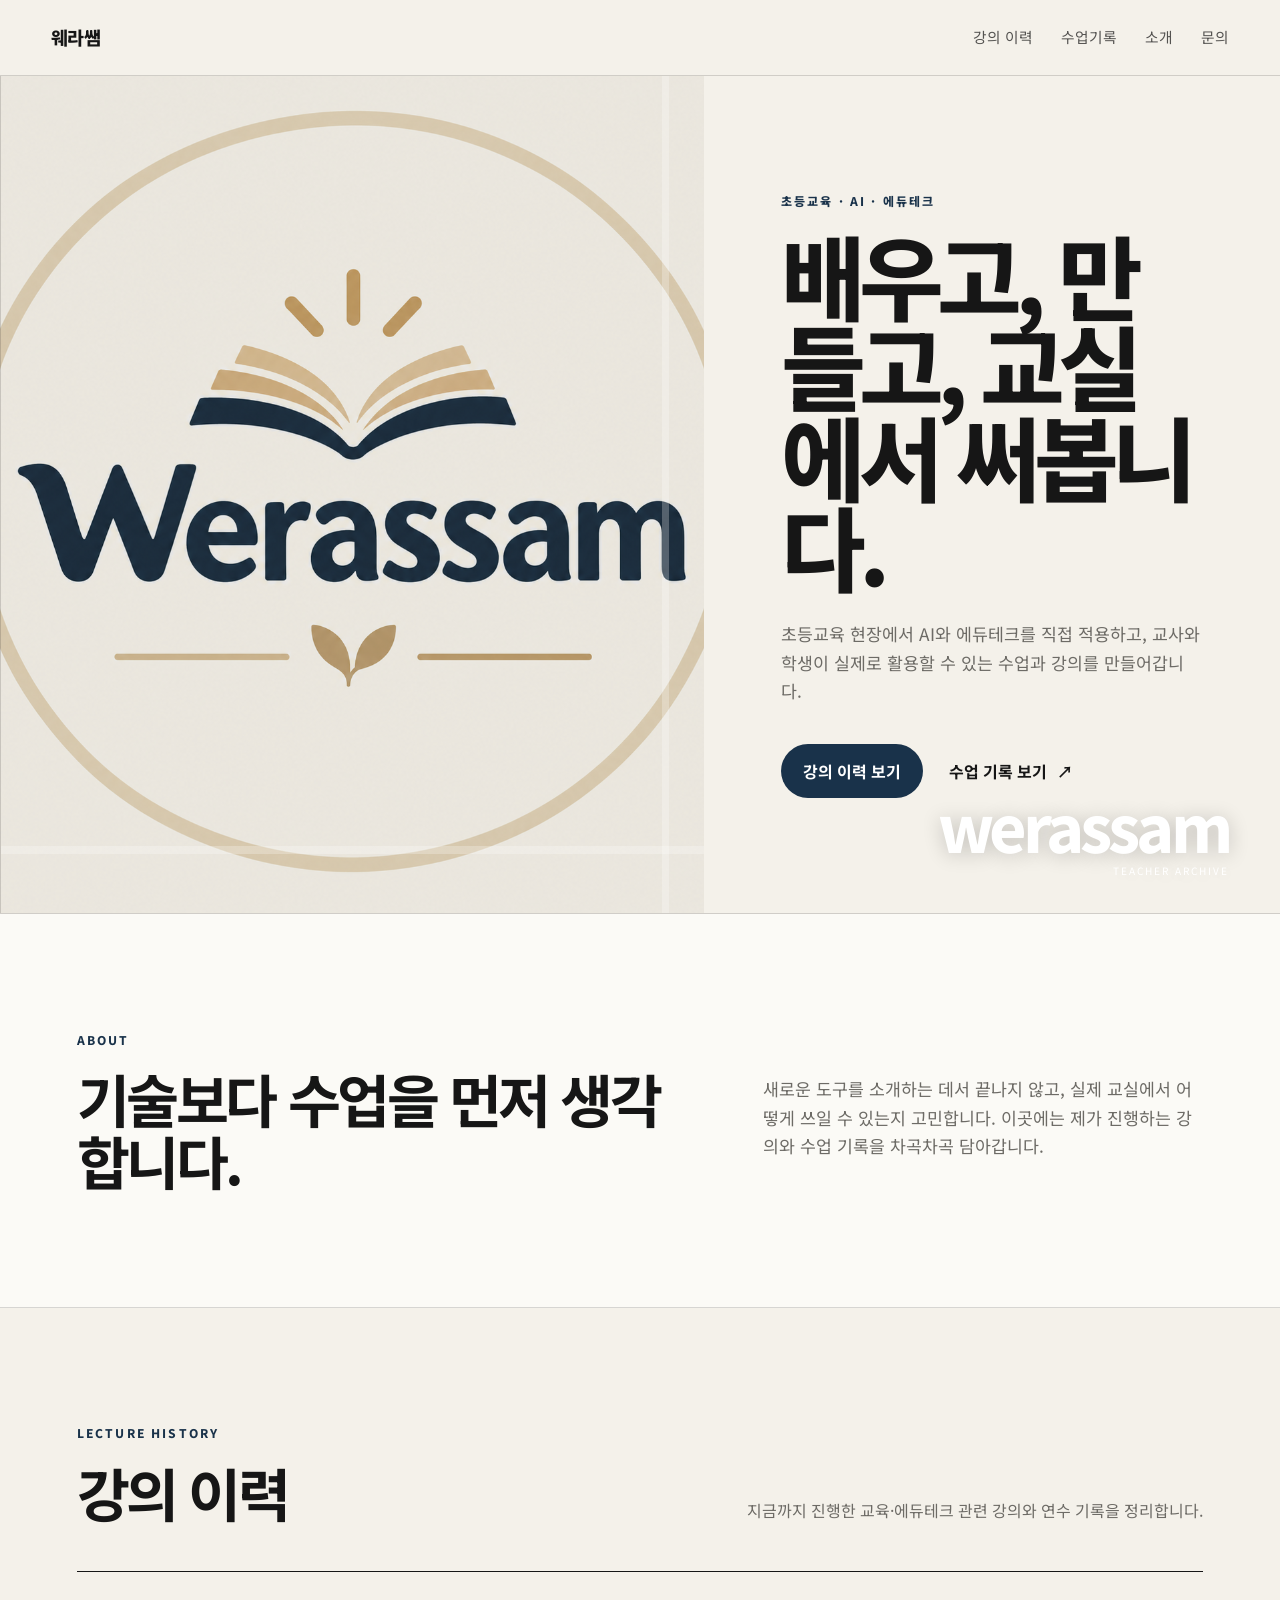
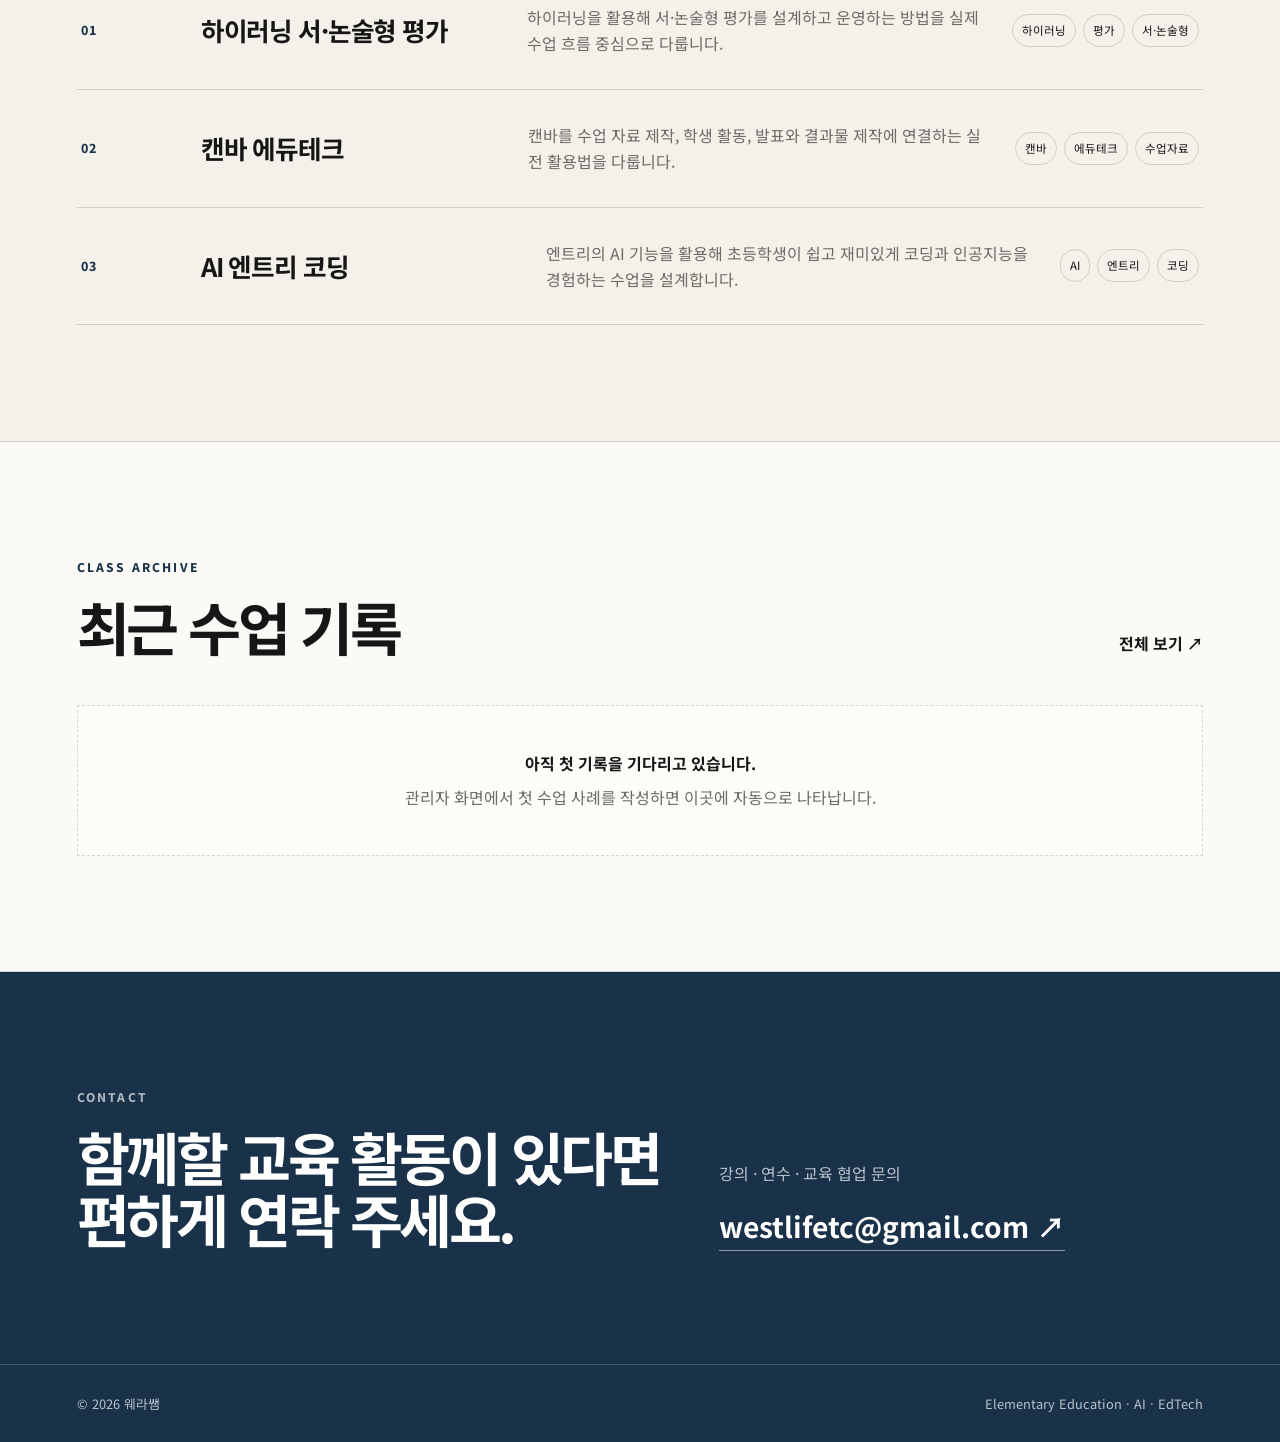
<file: index.html>
<!doctype html>
<html lang="ko">
<head>
  <meta charset="utf-8">
  <meta name="viewport" content="width=device-width, initial-scale=1">
  <meta name="description" content="웨라쌤 - 초등교육, AI, 에듀테크 강의 이력과 수업 기록">
  <title>웨라쌤 | 초등교육 · AI · 에듀테크</title>
  <link rel="preconnect" href="https://fonts.googleapis.com">
  <link rel="preconnect" href="https://fonts.gstatic.com" crossorigin>
  <link href="https://fonts.googleapis.com/css2?family=Nanum+Myeongjo:wght@400;700;800&family=Noto+Sans+KR:wght@400;500;600;700;800&family=Noto+Serif+KR:wght@500;600;700&display=swap" rel="stylesheet">
  <link rel="stylesheet" href="style.css">
</head>
<body>
  <header class="topbar">
    <a class="brand" href="./" data-site-name>웨라쌤</a>
    <nav>
      <a href="#lectures">강의 이력</a>
      <a href="archive.html">수업기록</a>
      <a href="#about">소개</a>
      <a href="#contact">문의</a>
    </nav>
  </header>

  <main>
    <section class="hero" id="home">
      <div class="hero-media" id="heroMedia" aria-hidden="true"></div>
      <div class="hero-content">
        <p class="eyebrow" data-eyebrow>초등교육 · AI · 에듀테크</p>
        <h1 data-hero-title>배우고, 만들고,<br>교실에서 써봅니다.</h1>
        <p class="hero-desc" data-hero-description></p>
        <div class="hero-actions">
          <a class="btn primary" href="#lectures">강의 이력 보기</a>
          <a class="btn text" href="archive.html">수업 기록 보기 <span>↗</span></a>
        </div>
      </div>
      <div class="hero-stamp" aria-hidden="true">
        <span>werassam</span>
        <small>TEACHER ARCHIVE</small>
      </div>
    </section>

    <section class="manifesto" id="about">
      <p class="section-label">ABOUT</p>
      <div class="manifesto-grid">
        <h2 data-about-title>기술보다 수업을 먼저 생각합니다.</h2>
        <p data-about-text></p>
      </div>
    </section>

    <section class="lectures" id="lectures">
      <div class="section-head">
        <div>
          <p class="section-label">LECTURE HISTORY</p>
          <h2>강의 이력</h2>
        </div>
        <p>지금까지 진행한 교육·에듀테크 관련 강의와 연수 기록을 정리합니다.</p>
      </div>
      <div class="lecture-list" id="lectureList"></div>
    </section>

    <section class="archive-preview">
      <div class="section-head">
        <div>
          <p class="section-label">CLASS ARCHIVE</p>
          <h2>최근 수업 기록</h2>
        </div>
        <a class="all-link" href="archive.html">전체 보기 ↗</a>
      </div>
      <div id="recentPosts" class="posts-grid"></div>
      <div id="emptyPosts" class="empty-state">
        <strong>아직 첫 기록을 기다리고 있습니다.</strong>
        <p>관리자 화면에서 첫 수업 사례를 작성하면 이곳에 자동으로 나타납니다.</p>
      </div>
    </section>

    <section class="reviews-section" id="reviewsSection">
      <div class="section-head">
        <div>
          <p class="section-label">REVIEWS</p>
          <h2>강의 · 수업 후기</h2>
        </div>
      </div>
      <div id="reviewsList" class="reviews-list"></div>
      <div id="emptyReviews" class="empty-review">후기가 쌓이면 이곳에 하나씩 기록됩니다.</div>
    </section>

    <section class="contact" id="contact">
      <p class="section-label">CONTACT</p>
      <div class="contact-grid">
        <h2>함께할 교육 활동이 있다면<br>편하게 연락 주세요.</h2>
        <div>
          <p>강의 · 연수 · 교육 협업 문의</p>
          <a id="emailLink" href="mailto:westlifetc@gmail.com">westlifetc@gmail.com ↗</a>
        </div>
      </div>
    </section>
  </main>

  <footer>
    <span>© <span id="year"></span> <span data-site-name>웨라쌤</span></span>
    <span>Elementary Education · AI · EdTech</span>
  </footer>

  <script src="script.js"></script>
</body>
</html>
</file>
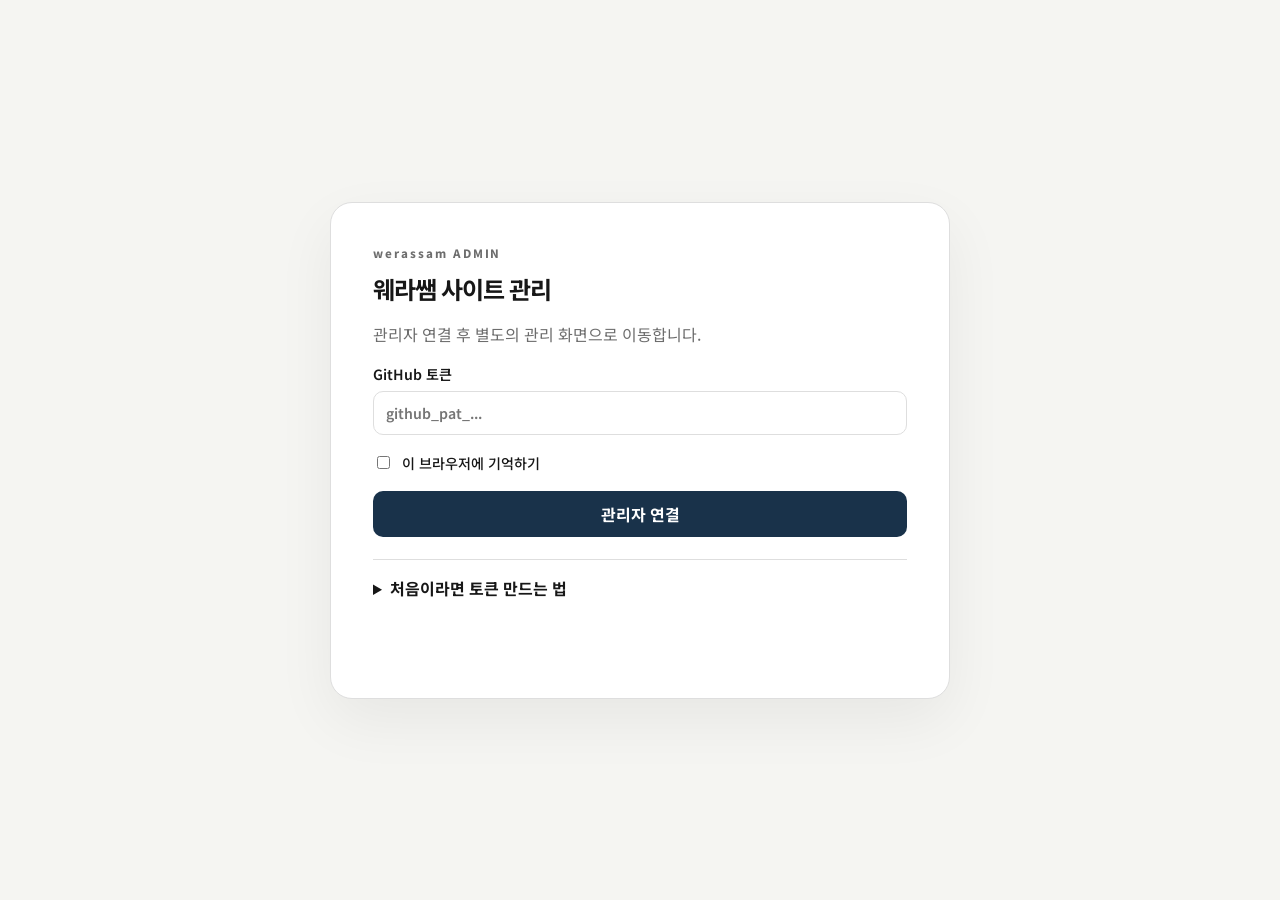
<file: admin/index.html>
<!doctype html>
<html lang="ko">
<head>
  <meta charset="utf-8">
  <meta name="viewport" content="width=device-width, initial-scale=1">
  <meta name="robots" content="noindex,nofollow">
  <title>웨라쌤 관리자 로그인</title>
  <link rel="preconnect" href="https://fonts.googleapis.com">
  <link rel="preconnect" href="https://fonts.gstatic.com" crossorigin>
  <link href="https://fonts.googleapis.com/css2?family=Noto+Sans+KR:wght@400;500;600;700;800&display=swap" rel="stylesheet">
  <link rel="stylesheet" href="admin.css">
</head>
<body>
  <div class="login-shell">
    <section class="login-card">
      <p class="kicker">werassam ADMIN</p>
      <h1>웨라쌤 사이트 관리</h1>
      <p>관리자 연결 후 별도의 관리 화면으로 이동합니다.</p>
      <label>GitHub 토큰
        <input id="tokenInput" type="password" placeholder="github_pat_..." autocomplete="off">
      </label>
      <label class="check"><input id="rememberToken" type="checkbox"> 이 브라우저에 기억하기</label>
      <button id="connectBtn" class="primary wide">관리자 연결</button>
      <details>
        <summary>처음이라면 토큰 만드는 법</summary>
        <ol>
          <li>GitHub → Settings → Developer settings → Personal access tokens → Fine-grained tokens로 이동합니다.</li>
          <li>Repository access에서 <b>westlifetc.github.io</b> 저장소만 선택합니다.</li>
          <li>Repository permissions → <b>Contents: Read and write</b> 권한을 줍니다.</li>
          <li>생성된 토큰은 이 페이지에만 입력하고, 다른 사람에게 보내지 마세요.</li>
        </ol>
        <p class="small">토큰은 비밀번호처럼 취급하세요. 공용 PC에서는 ‘기억하기’를 체크하지 마세요.</p>
      </details>
      <p id="loginMsg" class="status"></p>
    </section>
  </div>
  <script src="login.js"></script>
</body>
</html>
</file>
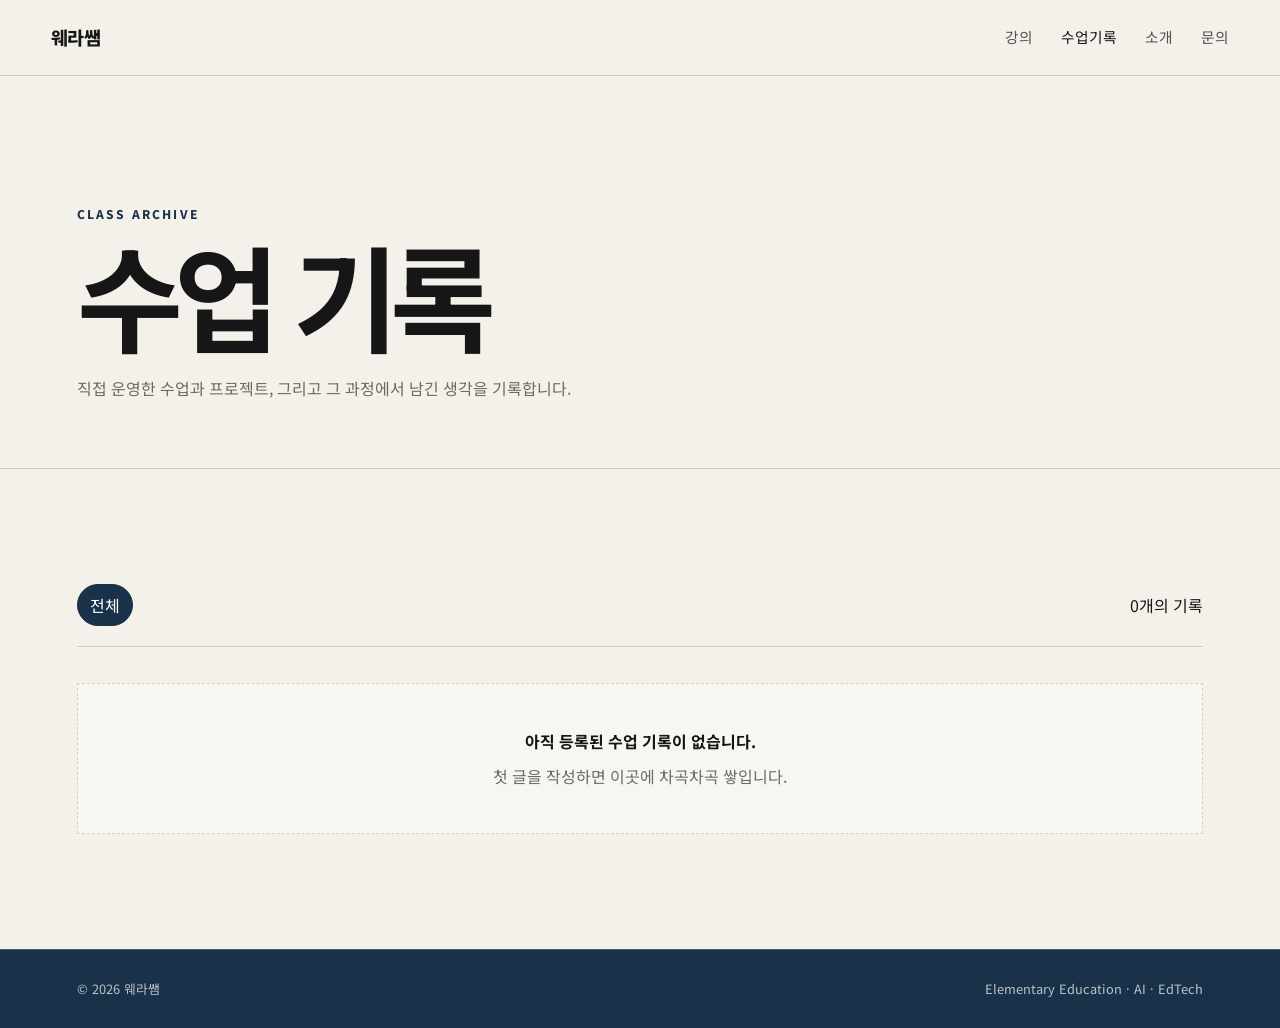
<file: archive.html>
<!doctype html>
<html lang="ko">
<head>
  <meta charset="utf-8">
  <meta name="viewport" content="width=device-width, initial-scale=1">
  <title>수업 기록 | 웨라쌤</title>
  <link rel="preconnect" href="https://fonts.googleapis.com">
  <link rel="preconnect" href="https://fonts.gstatic.com" crossorigin>
  <link href="https://fonts.googleapis.com/css2?family=Nanum+Myeongjo:wght@400;700;800&family=Noto+Sans+KR:wght@400;500;600;700;800&family=Noto+Serif+KR:wght@500;600;700&display=swap" rel="stylesheet">
  <link rel="stylesheet" href="style.css">
</head>
<body data-page="archive">
  <header class="topbar">
    <a class="brand" href="./" data-site-name>웨라쌤</a>
    <nav>
      <a href="./#lectures">강의</a>
      <a href="archive.html" class="active">수업기록</a>
      <a href="./#about">소개</a>
      <a href="./#contact">문의</a>
    </nav>
  </header>
  <main>
    <section class="archive-hero">
      <p class="section-label">CLASS ARCHIVE</p>
      <h1>수업 기록</h1>
      <p>직접 운영한 수업과 프로젝트, 그리고 그 과정에서 남긴 생각을 기록합니다.</p>
    </section>
    <section class="archive-page">
      <div class="archive-tools">
        <div id="categoryFilters" class="filters"></div>
        <span id="postCount"></span>
      </div>
      <div id="archivePosts" class="posts-grid archive-grid"></div>
      <div id="archiveEmpty" class="empty-state">
        <strong>아직 등록된 수업 기록이 없습니다.</strong>
        <p>첫 글을 작성하면 이곳에 차곡차곡 쌓입니다.</p>
      </div>
    </section>
  </main>
  <footer>
    <span>© <span id="year"></span> <span data-site-name>웨라쌤</span></span>
    <span>Elementary Education · AI · EdTech</span>
  </footer>
  <script src="script.js"></script>
</body>
</html>
</file>
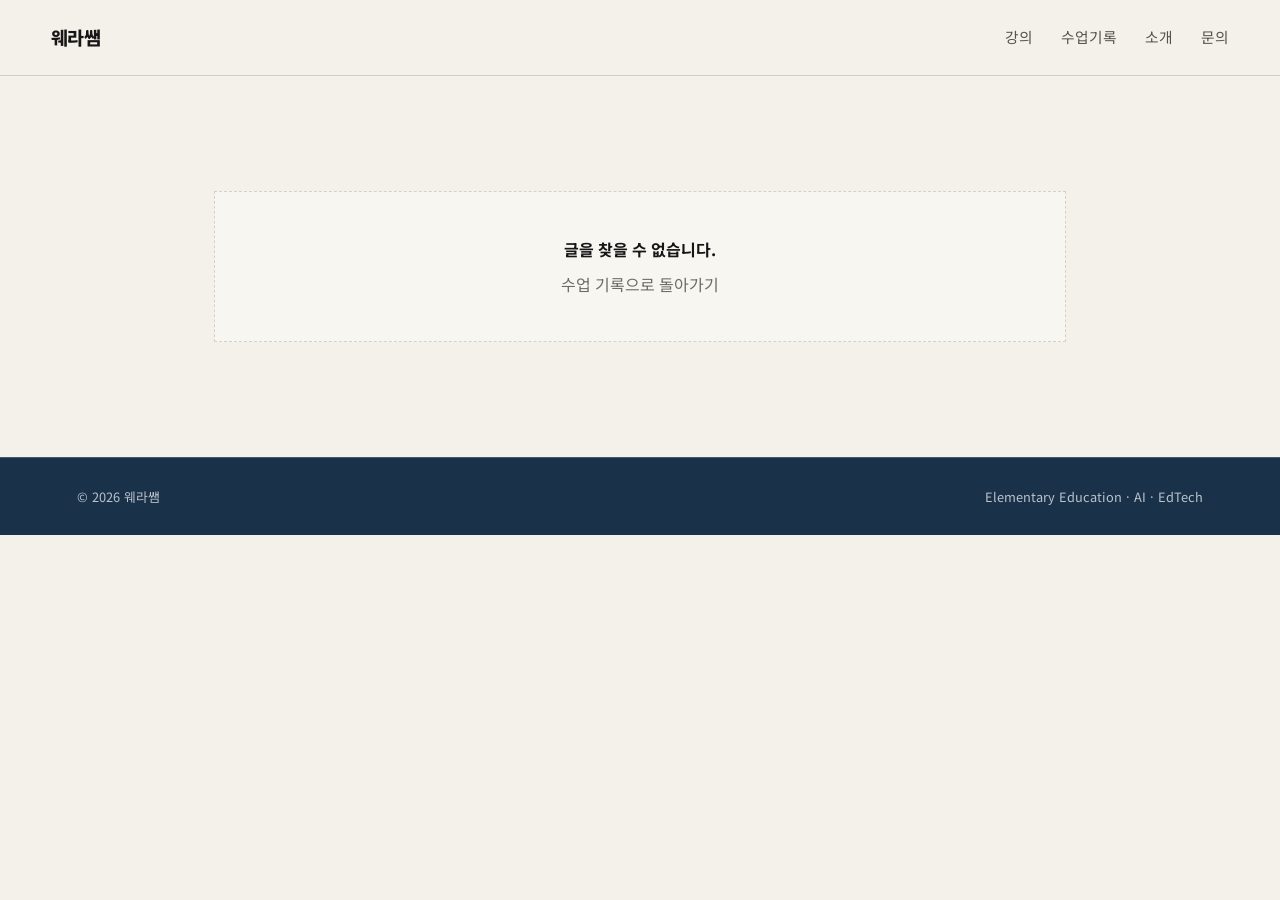
<file: post.html>
<!doctype html>
<html lang="ko">
<head>
  <meta charset="utf-8">
  <meta name="viewport" content="width=device-width, initial-scale=1">
  <title>수업 기록 | 웨라쌤</title>
  <link rel="preconnect" href="https://fonts.googleapis.com">
  <link rel="preconnect" href="https://fonts.gstatic.com" crossorigin>
  <link href="https://fonts.googleapis.com/css2?family=Nanum+Myeongjo:wght@400;700;800&family=Noto+Sans+KR:wght@400;500;600;700;800&family=Noto+Serif+KR:wght@500;600;700&display=swap" rel="stylesheet">
  <link rel="stylesheet" href="style.css">
</head>
<body data-page="post">
  <header class="topbar">
    <a class="brand" href="./" data-site-name>웨라쌤</a>
    <nav>
      <a href="./#lectures">강의</a>
      <a href="archive.html">수업기록</a>
      <a href="./#about">소개</a>
      <a href="./#contact">문의</a>
    </nav>
  </header>
  <main>
    <article id="postArticle" class="post-article">
      <div id="postNotFound" class="empty-state" hidden>
        <strong>글을 찾을 수 없습니다.</strong>
        <p><a href="archive.html">수업 기록으로 돌아가기</a></p>
      </div>
    </article>
  </main>
  <footer>
    <span>© <span id="year"></span> <span data-site-name>웨라쌤</span></span>
    <span>Elementary Education · AI · EdTech</span>
  </footer>
  <script src="script.js"></script>
</body>
</html>
</file>
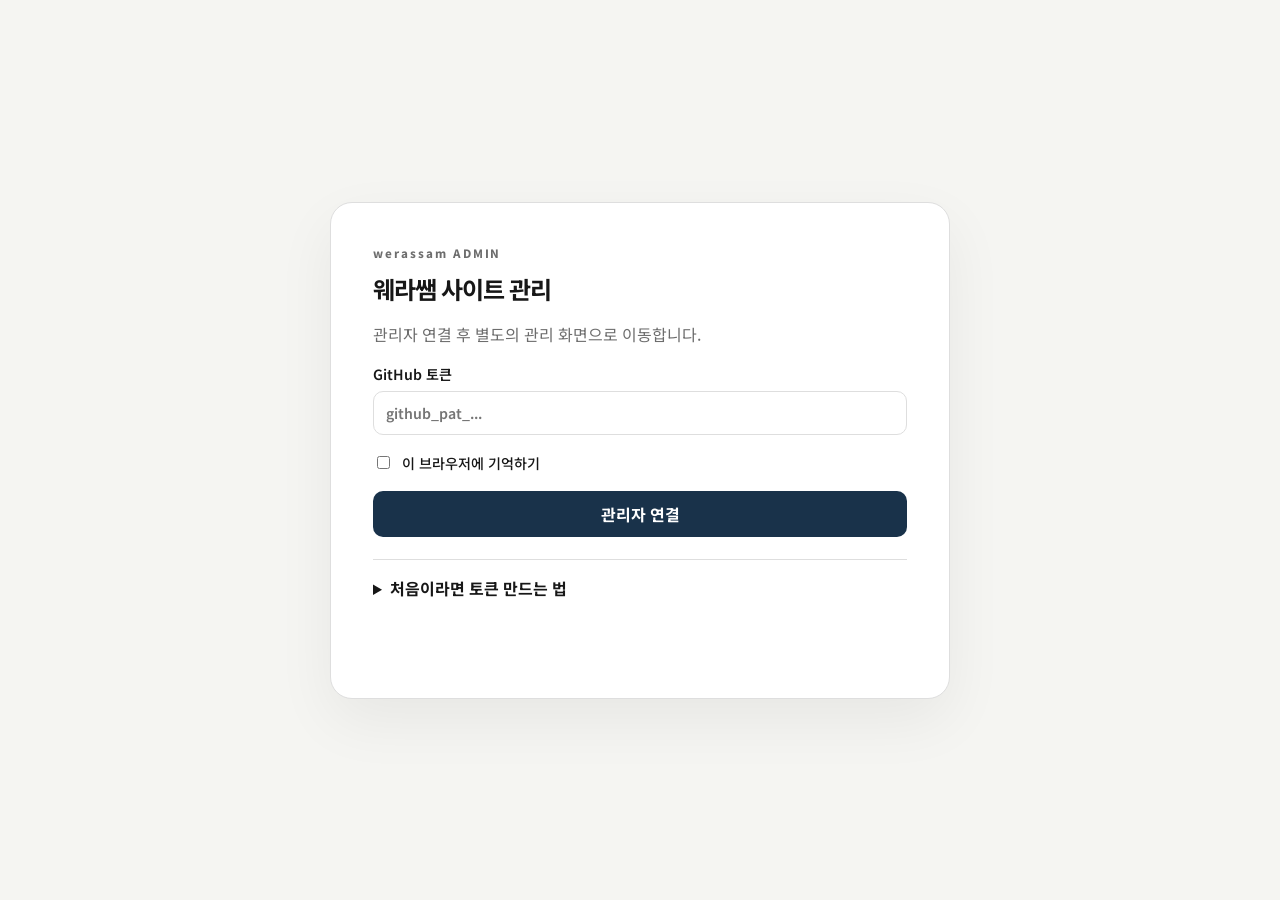
<file: admin/dashboard.html>
<!doctype html>
<html lang="ko">
<head>
  <meta charset="utf-8">
  <meta name="viewport" content="width=device-width, initial-scale=1">
  <meta name="robots" content="noindex,nofollow">
  <title>웨라쌤 관리자</title>
  <link rel="preconnect" href="https://fonts.googleapis.com">
  <link rel="preconnect" href="https://fonts.gstatic.com" crossorigin>
  <link href="https://fonts.googleapis.com/css2?family=Noto+Sans+KR:wght@400;500;600;700;800&display=swap" rel="stylesheet">
  <link rel="stylesheet" href="admin.css">
</head>
<body data-admin-page="dashboard">
  <div class="admin-shell">
    <aside class="sidebar">
      <div>
        <strong>웨라쌤 관리자</strong>
        <small>westlifetc.github.io</small>
      </div>
      <nav>
        <button class="nav-btn active" data-view="settings">사이트 설정</button>
        <button class="nav-btn" data-view="lectures">강의 관리</button>
        <button class="nav-btn" data-view="posts">수업 기록</button>
        <button class="nav-btn" data-view="reviews">후기 관리</button>
      </nav>
      <div class="side-bottom">
        <a href="../" target="_blank">사이트 보기 ↗</a>
        <button id="logoutBtn">연결 끊기</button>
      </div>
    </aside>

    <main class="admin-main">
      <header class="admin-top">
        <div>
          <p class="kicker">CONTENT MANAGER</p>
          <h1 id="viewTitle">사이트 설정</h1>
        </div>
        <span id="saveStatus"></span>
      </header>

      <section id="settingsView" class="view">
        <div class="panel">
          <h2>대문과 기본 정보</h2>
          <div class="form-grid">
            <label>사이트 이름<input id="siteName"></label>
            <label>상단 키워드<input id="eyebrow"></label>
            <label class="full">대문 문구<textarea id="heroTitle" rows="3"></textarea></label>
            <label class="full">대문 설명<textarea id="heroDescription" rows="3"></textarea></label>
            <label class="full">소개 제목<input id="aboutTitle"></label>
            <label class="full">소개 내용<textarea id="aboutText" rows="4"></textarea></label>
            <label>이메일<input id="email" type="email"></label>
          </div>
        </div>

        <div class="panel">
          <h2>디자인</h2>
          <div class="form-grid">
            <label>폰트
              <select id="font">
                <option value="pretendard">깔끔한 고딕</option>
                <option value="noto">Noto Sans KR</option>
                <option value="serif">Noto Serif KR</option>
                <option value="myeongjo">나눔명조</option>
              </select>
            </label>
            <label>메인 색상<input id="accent" type="color"></label>
            <label>배경 색상<input id="background" type="color"></label>
            <label>대문 이미지
              <input id="heroImageFile" type="file" accept="image/*">
              <span class="help" id="heroImageName">현재 이미지 없음</span>
            </label>
            <label class="check full"><input id="showReviews" type="checkbox"> 메인 화면에 후기 영역 표시</label>
          </div>
          <div class="actions"><button id="saveSettings" class="primary">설정 저장</button></div>
        </div>
      </section>

      <section id="lecturesView" class="view" hidden>
        <div class="section-actions">
          <p>강의 제목, 설명, 태그를 직접 바꿀 수 있습니다.</p>
          <button id="addLecture" class="primary">+ 강의 추가</button>
        </div>
        <div id="lectureEditor"></div>
        <div class="actions"><button id="saveLectures" class="primary">강의 저장</button></div>
      </section>

      <section id="postsView" class="view" hidden>
        <div class="posts-admin-layout">
          <div class="post-list-panel">
            <button id="newPost" class="primary wide">+ 새 수업 기록</button>
            <div id="postAdminList"></div>
          </div>
          <div id="postEditor" class="panel post-editor" hidden>
            <div class="form-grid">
              <label class="full">제목<input id="postTitle"></label>
              <label>날짜<input id="postDate" type="date"></label>
              <label>분류<input id="postCategory" placeholder="예: AI, 국어, 코딩"></label>
              <label class="full">짧은 소개<textarea id="postExcerpt" rows="3"></textarea></label>
              <label class="full">대표 이미지<input id="postCoverFile" type="file" accept="image/*"><span id="postCoverName" class="help"></span></label>
            </div>
            <div class="editor-toolbar">
              <button type="button" data-cmd="bold"><b>B</b></button>
              <button type="button" data-cmd="formatBlock" data-value="h2">H2</button>
              <button type="button" data-cmd="formatBlock" data-value="h3">H3</button>
              <button type="button" data-cmd="insertUnorderedList">• 목록</button>
              <button type="button" data-cmd="formatBlock" data-value="blockquote">인용</button>
            </div>
            <div id="postBody" class="rich-editor" contenteditable="true" data-placeholder="수업 과정, 학생 반응, 느낀 점 등을 자유롭게 작성하세요."></div>
            <div class="actions split-actions">
              <button id="deletePost" class="danger">삭제</button>
              <button id="savePost" class="primary">게시하기</button>
            </div>
          </div>
          <div id="postEditorEmpty" class="editor-empty">왼쪽에서 글을 선택하거나 새 글을 만들어 주세요.</div>
        </div>
      </section>

      <section id="reviewsView" class="view" hidden>
        <div class="section-actions">
          <p>강의나 수업 후기를 짧게 기록해둘 수 있습니다.</p>
          <button id="addReview" class="primary">+ 후기 추가</button>
        </div>
        <div id="reviewsEditor"></div>
        <div class="actions"><button id="saveReviews" class="primary">후기 저장</button></div>
      </section>
    </main>
  </div>
  <script src="admin.js"></script>
</body>
</html>
</file>
<file: style.css>
:root{
  --accent:#19324a;
  --bg:#f4f1ea;
  --ink:#161616;
  --muted:#6d6b66;
  --paper:#fbfaf6;
  --line:rgba(22,22,22,.16);
  --font:"Noto Sans KR", system-ui, sans-serif;
}
*{box-sizing:border-box}
html{scroll-behavior:smooth}
body{margin:0;background:var(--bg);color:var(--ink);font-family:var(--font);line-height:1.65}
a{color:inherit;text-decoration:none}
img{max-width:100%;display:block}
button,input,textarea,select{font:inherit}
.topbar{
  position:sticky;top:0;z-index:30;height:76px;padding:0 clamp(22px,4vw,64px);
  display:flex;align-items:center;justify-content:space-between;
  border-bottom:1px solid var(--line);background:color-mix(in srgb,var(--bg) 88%, transparent);
  backdrop-filter:blur(16px)
}
.brand{font-weight:800;font-size:1.15rem;letter-spacing:-.04em}
.topbar nav{display:flex;gap:28px;font-size:.92rem}
.topbar nav a{opacity:.72}.topbar nav a:hover,.topbar nav a.active{opacity:1}
.hero{
  min-height:calc(100vh - 76px);position:relative;overflow:hidden;
  display:grid;grid-template-columns:minmax(0,1.1fr) minmax(320px,.9fr);
  border-bottom:1px solid var(--line)
}
.hero-content{padding:clamp(70px,9vw,140px) clamp(24px,6vw,96px);position:relative;z-index:2}
.eyebrow,.section-label{font-size:.75rem;letter-spacing:.18em;font-weight:800;color:var(--accent);margin:0 0 18px}
.hero h1{font-size:clamp(3.4rem,7.2vw,7.7rem);line-height:.98;letter-spacing:-.075em;margin:0;max-width:900px;font-weight:800}
.hero-desc{max-width:650px;font-size:clamp(1rem,1.35vw,1.18rem);color:var(--muted);margin:30px 0 0}
.hero-actions{display:flex;align-items:center;gap:26px;margin-top:38px}
.btn.primary{background:var(--accent);color:white;border-radius:999px;padding:14px 22px;font-weight:700}
.btn.text{font-weight:700}.btn.text span{display:inline-block;margin-left:6px}
.hero-media{
  min-height:520px;border-left:1px solid var(--line);position:relative;background:
  radial-gradient(circle at 20% 20%,color-mix(in srgb,var(--accent) 18%, transparent),transparent 34%),
  linear-gradient(140deg,#d8d2c6 0%,#ece8df 46%,#c7d0d7 100%);
  background-size:cover;background-position:center
}
.hero-media::after{
  content:"";position:absolute;inset:0;background:
  linear-gradient(to right,transparent 0 94%,rgba(255,255,255,.25) 94% 95%,transparent 95%),
  linear-gradient(to bottom,transparent 0 92%,rgba(255,255,255,.25) 92% 93%,transparent 93%)
}
.hero-stamp{
  position:absolute;right:clamp(18px,4vw,58px);bottom:32px;z-index:3;
  color:white;text-shadow:0 2px 20px rgba(0,0,0,.2);text-align:right
}
.hero-stamp span{display:block;font-size:clamp(2.5rem,5vw,5rem);font-weight:800;letter-spacing:-.06em;line-height:.9}
.hero-stamp small{letter-spacing:.2em;font-size:.63rem}
.manifesto,.lectures,.archive-preview,.reviews-section,.contact,.archive-page{padding:clamp(80px,9vw,140px) clamp(24px,6vw,96px)}
.manifesto{background:var(--paper);border-bottom:1px solid var(--line)}
.manifesto-grid{display:grid;grid-template-columns:1.15fr .85fr;gap:clamp(40px,7vw,110px);align-items:start}
.manifesto h2,.section-head h2,.contact h2{font-size:clamp(2.35rem,4.5vw,5rem);line-height:1.08;letter-spacing:-.06em;margin:0}
.manifesto-grid>p{font-size:1.08rem;color:var(--muted);max-width:620px;margin:8px 0 0}
.lectures{border-bottom:1px solid var(--line)}
.section-head{display:flex;align-items:end;justify-content:space-between;gap:40px;margin-bottom:48px}
.section-head>p{max-width:520px;color:var(--muted);margin:0}
.lecture-list{border-top:1px solid var(--ink)}
.lecture-item{
  display:grid;grid-template-columns:90px minmax(260px,.65fr) 1fr auto;gap:30px;align-items:center;
  padding:32px 4px;border-bottom:1px solid var(--line);transition:.25s ease
}
.lecture-item:hover{padding-left:14px;background:rgba(255,255,255,.22)}
.lecture-no{font-size:.77rem;letter-spacing:.12em;color:var(--accent);font-weight:800}
.lecture-item h3{font-size:clamp(1.35rem,2vw,2.1rem);line-height:1.25;letter-spacing:-.045em;margin:0}
.lecture-item p{margin:0;color:var(--muted)}
.tags{display:flex;gap:7px;flex-wrap:wrap;justify-content:flex-end}
.tag{font-size:.72rem;border:1px solid var(--line);padding:6px 9px;border-radius:999px;white-space:nowrap}
.archive-preview{background:var(--paper);border-bottom:1px solid var(--line)}
.all-link{font-weight:700}
.posts-grid{display:grid;grid-template-columns:repeat(3,1fr);gap:22px}
.post-card{border-top:1px solid var(--ink);padding-top:14px;display:block}
.post-cover{aspect-ratio:4/3;object-fit:cover;width:100%;background:#dedad0;margin:0 0 18px}
.post-meta{display:flex;justify-content:space-between;gap:12px;font-size:.76rem;color:var(--muted);margin-bottom:10px}
.post-card h3{font-size:1.35rem;line-height:1.35;letter-spacing:-.04em;margin:0 0 10px}
.post-card p{color:var(--muted);margin:0;font-size:.94rem}
.empty-state{border:1px dashed var(--line);padding:44px;text-align:center;background:rgba(255,255,255,.3)}
.empty-state p{color:var(--muted);margin:8px 0 0}
.reviews-section{border-bottom:1px solid var(--line)}
.reviews-list{display:grid;grid-template-columns:repeat(2,1fr);gap:18px}
.review{padding:30px;background:var(--paper);border:1px solid var(--line)}
.review blockquote{font-size:1.15rem;margin:0 0 18px}
.review cite{font-style:normal;color:var(--muted);font-size:.86rem}
.empty-review{color:var(--muted);border-top:1px solid var(--line);padding-top:24px}
.contact{background:var(--accent);color:#fff}
.contact .section-label{color:rgba(255,255,255,.65)}
.contact-grid{display:grid;grid-template-columns:1.1fr .9fr;gap:50px;align-items:end}
.contact-grid>div p{color:rgba(255,255,255,.7)}
.contact-grid a{font-size:clamp(1.15rem,2.2vw,2rem);font-weight:700;border-bottom:1px solid rgba(255,255,255,.5);padding-bottom:4px}
footer{padding:28px clamp(24px,6vw,96px);display:flex;justify-content:space-between;gap:20px;font-size:.8rem;border-top:1px solid rgba(255,255,255,.2);background:var(--accent);color:rgba(255,255,255,.7)}
.archive-hero{padding:clamp(75px,10vw,150px) clamp(24px,6vw,96px) 50px;border-bottom:1px solid var(--line)}
.archive-hero h1{font-size:clamp(4rem,9vw,9rem);line-height:.9;letter-spacing:-.08em;margin:0}
.archive-hero>p:last-child{max-width:620px;color:var(--muted);margin-top:30px}
.archive-tools{display:flex;justify-content:space-between;align-items:center;gap:20px;margin-bottom:36px;border-bottom:1px solid var(--line);padding-bottom:20px}
.filters{display:flex;gap:9px;flex-wrap:wrap}
.filter-btn{border:1px solid var(--line);background:transparent;border-radius:999px;padding:7px 12px;cursor:pointer}
.filter-btn.active{background:var(--accent);color:white;border-color:var(--accent)}
.archive-grid{grid-template-columns:repeat(3,1fr)}
.post-article{max-width:900px;margin:0 auto;padding:clamp(70px,9vw,130px) 24px}
.post-article .back{display:inline-block;margin-bottom:40px;color:var(--muted)}
.post-head{margin-bottom:34px}
.post-head .post-meta{justify-content:flex-start;gap:16px}
.post-head h1{font-size:clamp(2.5rem,6vw,5.8rem);line-height:1.05;letter-spacing:-.065em;margin:12px 0 18px}
.post-head .lead{font-size:1.15rem;color:var(--muted);max-width:720px}
.post-hero-image{width:100%;max-height:620px;object-fit:cover;margin:36px 0 48px}
.post-body{font-size:1.05rem}
.post-body h2{font-size:2rem;letter-spacing:-.04em;margin:2.4em 0 .7em}
.post-body h3{font-size:1.35rem;margin:2em 0 .6em}
.post-body p{margin:0 0 1.25em}
.post-body blockquote{border-left:3px solid var(--accent);margin:1.8em 0;padding:.3em 0 .3em 1.2em;color:var(--muted)}
.post-body ul,.post-body ol{padding-left:1.4em}
.post-body img{margin:28px 0}
@media(max-width:900px){
  .hero{grid-template-columns:1fr}.hero-media{border-left:0;border-top:1px solid var(--line);min-height:360px}.hero-stamp{bottom:24px}
  .manifesto-grid,.contact-grid{grid-template-columns:1fr}.section-head{display:block}.section-head>p,.all-link{display:block;margin-top:18px}
  .lecture-item{grid-template-columns:50px 1fr}.lecture-item p,.lecture-item .tags{grid-column:2}.tags{justify-content:flex-start}
  .posts-grid,.archive-grid{grid-template-columns:repeat(2,1fr)}
}
@media(max-width:620px){
  .topbar{height:66px;padding:0 18px}.topbar nav{gap:14px;font-size:.82rem}.topbar nav a:nth-child(3){display:none}
  .hero{min-height:auto}.hero-content{padding:64px 22px 56px}.hero h1{font-size:clamp(3rem,15vw,5.3rem)}.hero-media{min-height:290px}
  .hero-actions{align-items:flex-start;flex-direction:column;gap:16px}.hero-stamp{right:18px}
  .manifesto,.lectures,.archive-preview,.reviews-section,.contact,.archive-page{padding:74px 22px}
  .lecture-item{grid-template-columns:1fr;gap:12px}.lecture-item p,.lecture-item .tags{grid-column:1}.lecture-no{margin-bottom:4px}
  .posts-grid,.archive-grid,.reviews-list{grid-template-columns:1fr}
  footer{padding:24px 22px;flex-direction:column}
  .archive-hero{padding:72px 22px 38px}.archive-hero h1{font-size:clamp(3.7rem,19vw,6.5rem)}
}
</file>
<file: admin/admin.css>
:root{--ink:#171717;--muted:#6d6d6d;--line:#dedede;--bg:#f5f5f2;--paper:#fff;--accent:#19324a}
*{box-sizing:border-box}
[hidden]{display:none!important}
body{margin:0;font-family:"Noto Sans KR",system-ui,sans-serif;background:var(--bg);color:var(--ink)}
button,input,textarea,select{font:inherit}button{cursor:pointer}
.login-shell{min-height:100vh;display:grid;place-items:center;padding:24px}
.login-card{width:min(620px,100%);background:white;border:1px solid var(--line);padding:42px;border-radius:22px;box-shadow:0 22px 60px rgba(0,0,0,.06)}
.kicker{font-size:.72rem;letter-spacing:.17em;font-weight:800;color:var(--accent);margin:0 0 10px}
.login-card h1,.admin-top h1{margin:0 0 12px;letter-spacing:-.05em}.login-card>p{color:var(--muted)}
label{display:flex;flex-direction:column;gap:7px;font-size:.88rem;font-weight:600;margin-top:18px}
input,textarea,select{width:100%;border:1px solid var(--line);background:white;border-radius:10px;padding:11px 12px;outline:none}
input:focus,textarea:focus,select:focus{border-color:var(--accent);box-shadow:0 0 0 3px rgba(25,50,74,.08)}
.check{flex-direction:row;align-items:center;gap:9px;font-weight:500}.check input{width:auto}
button.primary{border:0;background:var(--accent);color:white;border-radius:10px;padding:11px 16px;font-weight:700}
button.danger{border:1px solid #d7aaaa;background:#fff5f5;color:#a23b3b;border-radius:10px;padding:10px 14px}
.wide{width:100%}.login-card .wide{margin-top:18px}
details{margin-top:22px;border-top:1px solid var(--line);padding-top:16px;color:var(--muted)}details summary{cursor:pointer;color:var(--ink);font-weight:700}
.small,.help{font-size:.78rem;color:var(--muted);font-weight:400}.status{min-height:24px;color:#b34343}
.admin-shell{min-height:100vh;display:grid;grid-template-columns:240px 1fr}
.sidebar{position:sticky;top:0;height:100vh;padding:28px 20px;background:#131a22;color:white;display:flex;flex-direction:column}
.sidebar strong{font-size:1.05rem}.sidebar small{display:block;color:#95a0ad;margin-top:2px}
.sidebar nav{display:grid;gap:6px;margin-top:38px}
.nav-btn{border:0;background:transparent;color:#bac3ce;text-align:left;padding:11px 12px;border-radius:9px}
.nav-btn.active,.nav-btn:hover{background:#24303c;color:white}
.side-bottom{margin-top:auto;display:grid;gap:8px}.side-bottom a,.side-bottom button{border:0;background:transparent;color:#aeb7c2;text-align:left;padding:8px}
.admin-main{padding:42px clamp(24px,5vw,70px) 80px}
.admin-top{display:flex;justify-content:space-between;align-items:end;margin-bottom:34px}.admin-top h1{font-size:2.6rem}
#saveStatus{font-size:.85rem;color:var(--muted)}
.panel{background:white;border:1px solid var(--line);border-radius:18px;padding:28px;margin-bottom:20px}
.panel h2{margin:0 0 8px;font-size:1.15rem}
.form-grid{display:grid;grid-template-columns:1fr 1fr;gap:0 18px}.full{grid-column:1/-1}
.actions{display:flex;justify-content:flex-end;gap:10px;margin-top:24px}.split-actions{justify-content:space-between}
.section-actions{display:flex;align-items:center;justify-content:space-between;gap:20px;margin-bottom:18px;color:var(--muted)}
.editor-card{background:white;border:1px solid var(--line);border-radius:15px;padding:20px;margin-bottom:12px}
.editor-card-head{display:flex;gap:10px;align-items:center;justify-content:space-between}.editor-card-head strong{font-size:1rem}
.remove-btn{border:0;background:#f5eeee;color:#9f4545;border-radius:8px;padding:7px 10px}
.posts-admin-layout{display:grid;grid-template-columns:280px 1fr;gap:20px;align-items:start}
.post-list-panel{position:sticky;top:24px}
.post-list-item{display:block;width:100%;text-align:left;border:0;border-bottom:1px solid var(--line);padding:14px 8px;background:transparent}
.post-list-item.active{color:var(--accent);font-weight:700}.post-list-item small{display:block;color:var(--muted);margin-top:4px}
.post-editor{margin:0}.editor-empty{min-height:300px;display:grid;place-items:center;color:var(--muted);border:1px dashed var(--line);border-radius:18px}
.editor-toolbar{display:flex;gap:6px;flex-wrap:wrap;border:1px solid var(--line);border-bottom:0;border-radius:10px 10px 0 0;padding:8px;background:#fafafa;margin-top:24px}
.editor-toolbar button{border:1px solid var(--line);background:white;border-radius:6px;padding:6px 9px}
.rich-editor{min-height:360px;background:white;border:1px solid var(--line);border-radius:0 0 10px 10px;padding:18px;outline:none;line-height:1.75}
.rich-editor:empty:before{content:attr(data-placeholder);color:#aaa}
@media(max-width:850px){.admin-shell{grid-template-columns:1fr}.sidebar{position:static;height:auto}.sidebar nav{grid-template-columns:repeat(4,1fr);margin-top:18px}.side-bottom{display:none}.admin-main{padding:28px 18px}.posts-admin-layout{grid-template-columns:1fr}.post-list-panel{position:static}.form-grid{grid-template-columns:1fr}.full{grid-column:auto}}
</file>
